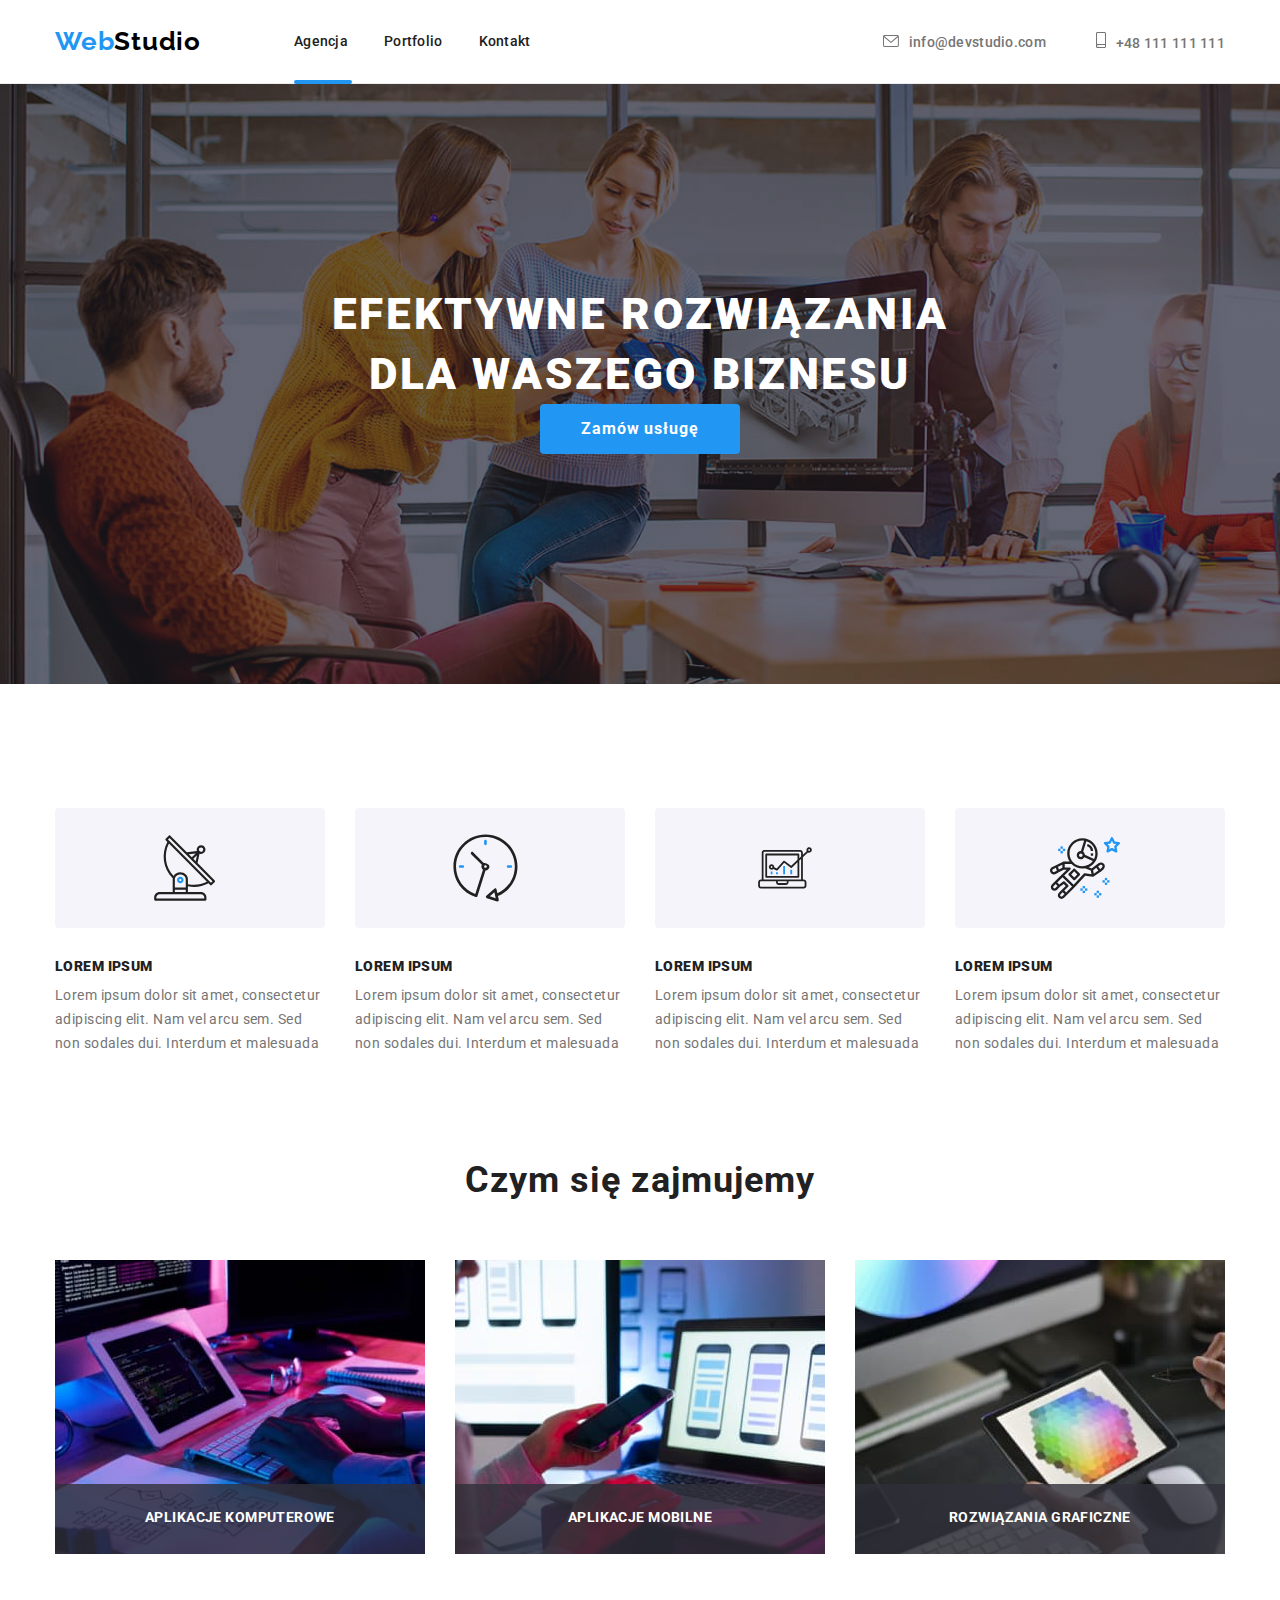
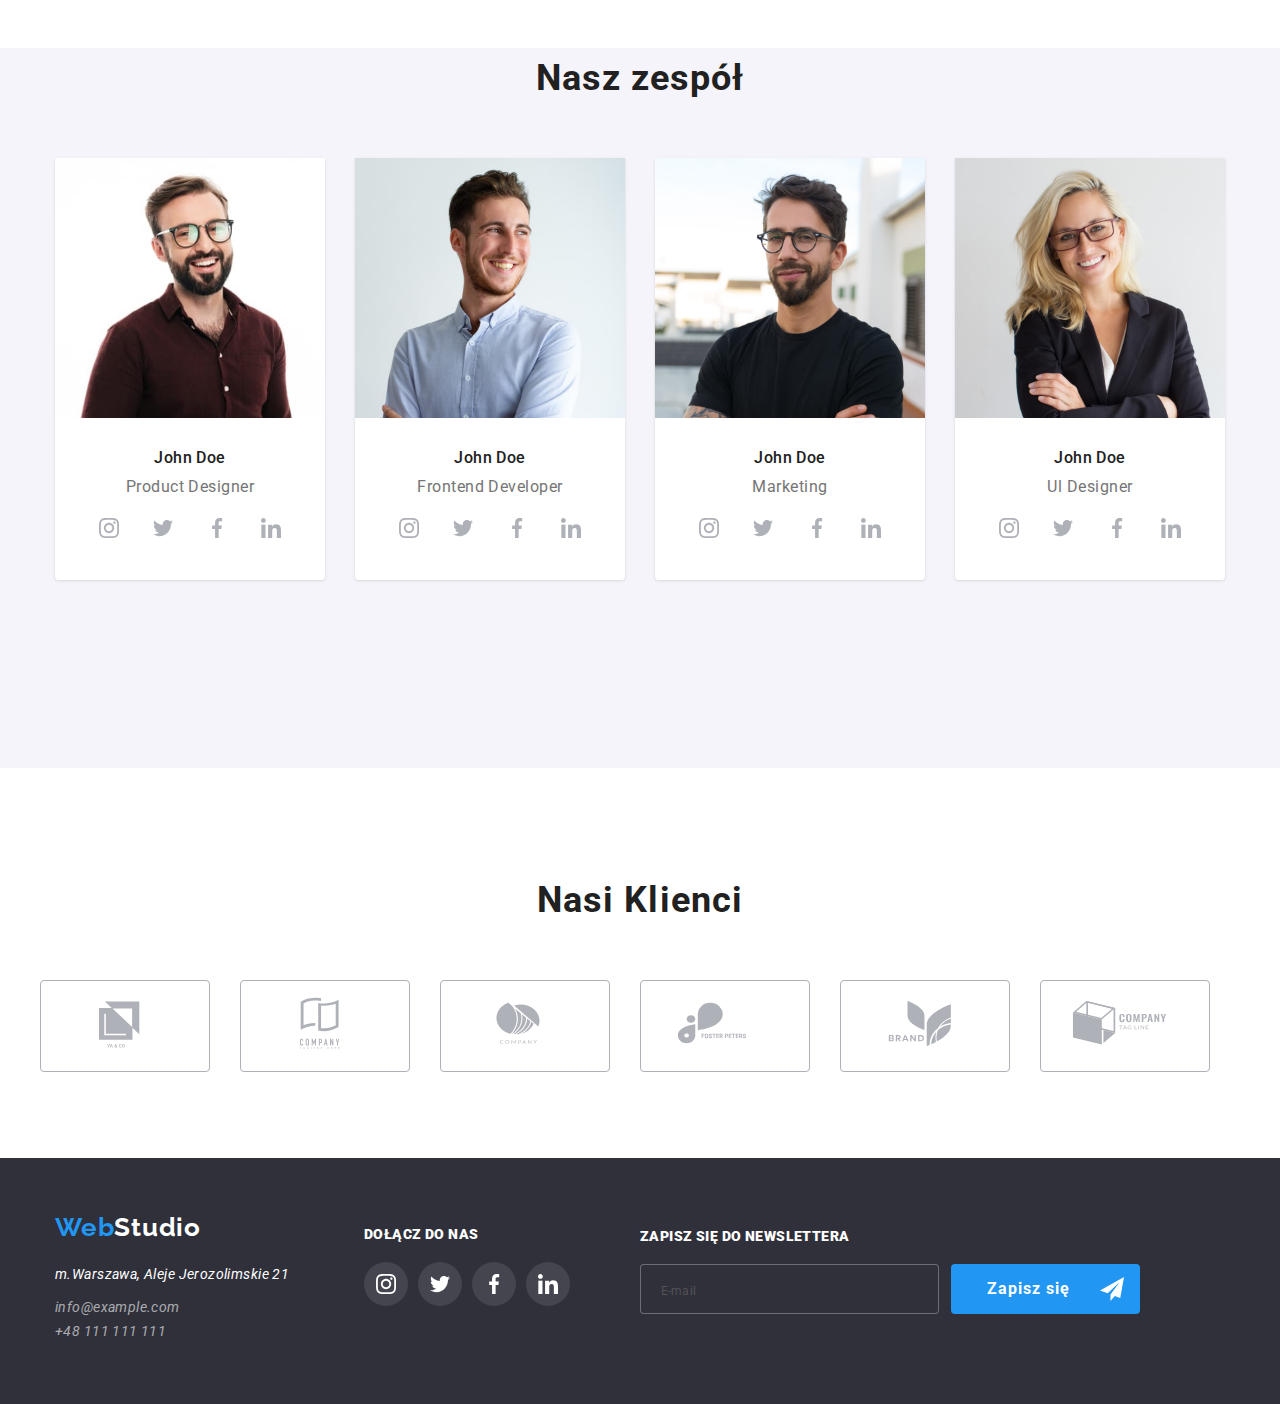
<file: index.html>
<!DOCTYPE html>
<html lang="en">

<head>
    <meta charset="UTF-8">
    <meta http-equiv="X-UA-Compatible" content="IE=edge">
    <meta name="viewport" content="width=device-width, initial-scale=1.0">
    <link rel="stylesheet" href="https://cdnjs.cloudflare.com/ajax/libs/modern-normalize/1.1.0/modern-normalize.min.css">
    <link rel="stylesheet" href="css/main.min.css">
    <link rel="preconnect" href="https://fonts.googleapis.com">
    <link rel="preconnect" href="https://fonts.gstatic.com" crossorigin>
    <link href="https://fonts.googleapis.com/css2?family=Raleway:wght@700&family=Roboto:wght@400;500;700;900&display=swap"
        rel="stylesheet">
  
    <title>Web Studio</title>
</head>


<body>

<!--HEADER-->
   
    <header class="header">
    <div class="container">
        <!--navigation menu-->
        <nav class="navigation">
        <!--logo-->
            <a class="logo logo_light" href="index.html"><span class="logo_accent">Web</span>Studio</a>
        
                <ul class="menu">
                    <li class="menu__item">
                        <a class="menu__link menu_active" href="index.html">Agencja</a></li>
                    <li class="menu__item">
                        <a class="menu__link" href="portfolio.html">Portfolio</a></li>
                    <li class="menu__item">
                        <a class="menu__link" href="#">Kontakt</a></li>
                </ul>
        </nav>      
<a class="header__mail" href="mailto:info@devstudio.com">
    <svg class="icon-envelope" height="12" width="16">
        <use href="./images/symbol-defs.svg#icon-envelope"></use>
    </svg>info@devstudio.com</a>
<a class="header__phone" href="tel:+48111111111">
    <svg class="icon-smartphone" height="16" width="10">
        <use href="./images/symbol-defs.svg#icon-smartphone"></use>
    </svg>+48 111 111 111</a>
    </div>
    </header>
    <!--HERO-->
    <main>
        <section class="hero">
            <div class="hero__outside">
                <div class="hero__inside">
                <h1 class="main-headline">EFEKTYWNE ROZWIĄZANIA DLA WASZEGO BIZNESU</h1>
                <button class="modal-button" type="button" data-modal-open>Zamów usługę</button>
            </div>
            </div>
        </section>

        <!--OUR STRENGHTS-->
        <section class="strenghts">
            <div class="container">
                <ul class="symbol">
                    <li class="symbol__item">
                        <svg width="65.32" height="70" class="icon-antenna">
                            <use href="images/symbol-defs.svg#icon-antenna"></use>
                        </svg></li>
                    <li class="symbol__item">
                        <svg width="66.96" height="70" class="icon-clock">
                            <use href="images/symbol-defs.svg#icon-clock"></use>
                        </svg></li>
                    <li class="symbol__item">
                        <svg width="70" height="53.69" class="icon-diagram">
                        <use href="images/symbol-defs.svg#icon-diagram"></use>
                        </svg></li>
                    <li class="symbol__item">
                        <svg width="70" height="70" class="icon-astronaut">
                        <use href="images/symbol-defs.svg#icon-astronaut"></use>
                    </svg></li>
                </ul>
            </div>

            <div class="container">   
            <ul class="strenghts-list">
                <li class="strenghts-list__item">
                    <h4 class="strenghts-list__title"><b>LOREM IPSUM</b></h4>
                    <p class="strenghts-list__description">Lorem ipsum dolor sit amet, consectetur adipiscing elit. Nam vel arcu sem. Sed non sodales dui. Interdum et malesuada</p>
                </li>
                <li class="strenghts-list__item">      
                    <h4 class="strenghts-list__title"><b>LOREM IPSUM</b></h4>
                    <p class="strenghts-list__description">Lorem ipsum dolor sit amet, consectetur adipiscing elit. Nam vel arcu sem. Sed non sodales dui. Interdum et malesuada</p>
                </li>
                <li class="strenghts-list__item">  
                    <h4 class="strenghts-list__title"><b>LOREM IPSUM</b></h4>
                    <p class="strenghts-list__description">Lorem ipsum dolor sit amet, consectetur adipiscing elit. Nam vel arcu sem. Sed non sodales dui. Interdum et malesuada</p>
                </li>
                <li class="strenghts-list__item">
                    <h4 class="strenghts-list__title"><b>LOREM IPSUM</b></h4>
                    <p class="strenghts-list__description">Lorem ipsum dolor sit amet, consectetur adipiscing elit. Nam vel arcu sem. Sed non sodales dui. Interdum et malesuada</p>
                </li>
            </ul>
            </div>
        </section>

        <!--WHAT DO WE DO?-->
        <section class="what-do-we-do">
            <div class="container">
            <h2 class="headline">Czym się zajmujemy</h2>
            <ul class="img-list">
                <li class="img-list__item">
                    <img src="images1/box1(1).jpg" alt="programowanie" width="370" height="294"> 
                <p class="label">aplikacje komputerowe</p></li>
                <li class="img-list__item">
                    <img src="images1/box2(1).jpg" alt="tworzenie aplikacji mobilnych" width="370" height="294">
                <p class="label">aplikacje mobilne</p> </li>
                <li class="img-list__item">
                    <img src="images1/box3(1).jpg" alt="projektowanie" width="370" height="294"> 
                <p class="label">rozwiązania graficzne</p></li>
            </ul>
            </div>
        </section>
 
        <!--OUR TEAM-->
        <section class="our-team">
            <div class="container">
            <h2 class="headline">Nasz zespół</h2>
            <div class="cards-box">
            <ul class="img-list">
                <li class="card">
                    <img src="images1/img(1).jpg" alt="Jonh Doe's profile photo" width="270" height="260">
                    <h3 class="card__name">John Doe</h3>
                    <p class="card__description">Product Designer</p>
                        <ul class="social">
                            <li class="social__item link">
                                <a class="social__link social_light" href="#">
                                    <svg class="social__icon social_light">
                                        <use href="images/symbol-defs.svg#icon-instagram"></use>
                                    </svg>
                                </a></li>
                            <li class="social__item link">
                                <a class="social__link social_light"href="#">
                                    <svg class="social__icon social_light">
                                        <use href="images/symbol-defs.svg#icon-twitter"></use>
                                    </svg>
                                </a></li>
                            <li class="social__item link">
                                <a class="social__link social_light"href="#">
                                    <svg class="social__icon social_light">
                                        <use href="images/symbol-defs.svg#icon-facebook"></use>
                                    </svg>
                                </a></li>
                            <li class="social__item link">
                                <a class="social__link social_light"href="#">
                                    <svg class="social__icon social_light">
                                        <use href="images/symbol-defs.svg#icon-linkedin"></use>
                                    </svg>
                                </a></li>
                        </ul>
                    </li>
                <li class="img-list-item card">
                    <img src="images1/img(2).jpg" alt=" Jonh Doe's profile photo" width="270" height="260">
                    <h3 class="card__name">John Doe</h3>
                    <p class="card__description">Frontend Developer</p> 
                        <ul class="social">
                            <li class="social__item link">
                                <a class="social__link social_light" href="#">
                                    <svg class="social__icon social_light">
                                        <use href="images/symbol-defs.svg#icon-instagram"></use>
                                    </svg>
                                </a></li>
                            <li class="social__item link">
                                <a class="social__link social_light"href="#">
                                    <svg class="social__icon social_light">
                                        <use href="images/symbol-defs.svg#icon-twitter"></use>
                                    </svg>
                                </a></li>
                            <li class="social__item link">
                                <a class="social__link social_light"href="#">
                                    <svg class="social__icon social_light">
                                        <use href="images/symbol-defs.svg#icon-facebook"></use>
                                    </svg>
                                </a></li>
                            <li class="social__item link">
                                <a class="social__link social_light"href="#">
                                    <svg class="social__icon social_light">
                                        <use href="images/symbol-defs.svg#icon-linkedin"></use>
                                    </svg>
                                </a></li>
                        </ul>
                </li>
                <li class="img-list-item card">
                    <img src="images1/img(3).jpg" alt=" Jonh Doe's profile photo" width="270" height="260">
                    <h3 class="card__name">John Doe</h3>
                    <p class="card__description">Marketing</p> 
                    <ul class="social">
                            <li class="social__item link">
                                <a class="social__link social_light" href="#">
                                    <svg class="social__icon social_light">
                                        <use href="images/symbol-defs.svg#icon-instagram"></use>
                                    </svg>
                                </a></li>
                            <li class="social__item link">
                                <a class="social__link social_light"href="#">
                                    <svg class="social__icon social_light">
                                        <use href="images/symbol-defs.svg#icon-twitter"></use>
                                    </svg>
                                </a></li>
                            <li class="social__item link">
                                <a class="social__link social_light"href="#">
                                    <svg class="social__icon social_light">
                                        <use href="images/symbol-defs.svg#icon-facebook"></use>
                                    </svg>
                                </a></li>
                            <li class="social__item link">
                                <a class="social__link social_light"href="#">
                                    <svg class="social__icon social_light">
                                        <use href="images/symbol-defs.svg#icon-linkedin"></use>
                                    </svg>
                                </a></li>
                        </ul>
                </li>
                <li class="img-list-item card">
                    <img src="images1/img(4).jpg" alt=" Jonh Doe's profile photo" width="270" height="260">
                    <h3 class="card__name">John Doe</h3>
                    <p class="card__description">Ul Designer</p> 
                    <ul class="social">
                            <li class="social__item link">
                                <a class="social__link social_light " href="#">
                                    <svg class="social__icon social_light">
                                        <use href="images/symbol-defs.svg#icon-instagram"></use>
                                    </svg>
                                </a></li>
                            <li class="social__item link">
                                <a class="social__link social_light"href="#">
                                    <svg class="social__icon social_light">
                                        <use href="images/symbol-defs.svg#icon-twitter"></use>
                                    </svg>
                                </a></li>
                            <li class="social__item link">
                                <a class="social__link social_light"href="#">
                                    <svg class="social__icon social_light">
                                        <use href="images/symbol-defs.svg#icon-facebook"></use>
                                    </svg>
                                </a></li>
                            <li class="social__item link">
                                <a class="social__link social_light"href="#">
                                    <svg class="social__icon social_light">
                                        <use href="images/symbol-defs.svg#icon-linkedin"></use>
                                    </svg>
                                </a></li>
                        </ul>
                </li>
            </ul>
            </div>
            </div>
        </section>

        <!--OUR CLIENTS-->

        <section class="our-clients">
            <div class="container">
                <div class="border-box">
                    <h2 class="headline">Nasi Klienci</h2>
                         <ul class="clients link">
                            <li class="clients__logo">
                             <a class="clients__link" href="#">
                                <svg class="clients__icon">
                                <use href="images/symbol-defs.svg#icon-Client-1"></use>
                                </svg>
                            </li>
                            <li class="clients__logo">
                                <a class="clients__link" href="#">
                                    <svg class="clients__icon">
                                        <use href="images/symbol-defs.svg#icon-Client-2"></use>
                                    </svg></li>
                            <li class="clients__logo">
                                <a class="clients__link" href="#">
                                    <svg class="clients__icon">
                                        <use href="images/symbol-defs.svg#icon-Client-3"></use>
                                    </svg></li>
                            <li class="clients__logo">
                                <a class="clients__link" href="#">
                                    <svg class="clients__icon">
                                        <use href="images/symbol-defs.svg#icon-Client-4"></use>
                                    </svg></li>
                            <li class="clients__logo">
                                <a class="clients__link" href="#">
                                    <svg class="clients__icon">
                                        <use href="images/symbol-defs.svg#icon-Client-5"></use>
                                    </svg></li>
                                </li>
                            <li class="clients__logo">
                                <a class="clients__link" href="#">
                                    <svg class="clients__icon">
                                        <use href="images/symbol-defs.svg#icon-Client-6"></use>
                                    </svg>
                            </li>
                </ul>
                </div>
            </div>

        </section>
    </main>

    <!--FOOTER-->
    <footer class="footer">
       <div class="container"> 
        <div class="footer__left">
            <a class="logo logo_dark" href="index.html"><span class="logo_accent">Web</span>Studio</a>
                <address class="address">
                    <ul class="address__list">
                        <li class="address__item">
                            <p class="adress__paragraf">m.Warszawa, Aleje Jerozolimskie 21</p>
                        </li>
                
                        <li class="address__item">
                            <a class="address__mail" href="mailto:info@example.com">info@example.com</a>
                        </li>
                
                        <li class="address__item">
                            <a class="address__phone" href="tel:+48111111111">+48 111 111 111</a>
                        </li>
                    </ul>
                </address>
        </div>
          <div class="footer__right">
            <h4 class="footer__headline"><b>DOŁĄCZ DO NAS</b></h4>
            <ul class="social">
                <li class="social__item link">
                    <a class="social__link social_dark" href="#">
                        <svg class="social__icon">
                            <use href="images/symbol-defs.svg#icon-instagram"></use>
                        </svg>
                    </a>
                </li>
                <li class="social__item link">
                    <a class="social__link social_dark" href="#">
                        <svg class="social__icon">
                            <use href="images/symbol-defs.svg#icon-twitter"></use>
                        </svg>
                    </a>
                </li>
                <li class="social__item link">
                    <a class="social__link social_dark" href="#">
                        <svg class="social__icon">
                            <use href="images/symbol-defs.svg#icon-facebook"></use>
                        </svg>
                    </a>
                </li>
                <li class="social__item link">
                    <a class="social__link social_dark" href="#">
                        <svg class="social__icon">
                            <use href="images/symbol-defs.svg#icon-linkedin"></use>
                        </svg>
                    </a>
                </li>
            </ul>
        </div>
        
            <form class="form" name="sign-up">
                <label class=" footer__headline footer__headline_nws" for="email"><b>ZAPISZ SIĘ DO NEWSLETTERA</b></label>
               <div class="newsletter">
                    <input class="newsletter__input" type="email" name="email" id="email" placeholder="E-mail" />
                <button class="signUp">
                    <input class="signUp__label" type="submit" value="Zapisz się"/>
                <svg width="24px" height="24px" class="icon-icon-send">
                    <use href="./images/icons.svg#icon-icon-send"></use>
                </svg>
            </button>
            </div>
            </form>
    
    </div>
    </footer>
    <div class="backdrop is-hidden"data-modal>
        <div class="modal">
            <button type="button" class="close-button" data-modal-close> 
            <svg width="30px" height="30px"class="icon-close">
                <use href="./images/sprite.svg#icon-close"></use>
            </svg></button>
            
        <form  class="form"name="form" autocomplete="on" novalidate>
            <p class="form-label">Zostaw swoje dane w formularzu poniżej</p>

           <div class="inputs"> 
               <label for="user-name">Imię</label>
                <input class="text-box text-box__name" type="name" name="name" id="user-name"/>
            
            <label for="user-tel">Telefon</label>
                <input class="text-box text-box__phone" type="tel" name="phone-number" id="user-tel"/>
                
            <label for="user-email">Email</label>
                <input class="text-box text-box__email" type="email" name="email" id="user-email"/>

            <label for="user-comments">Komentarz</label>
                <textarea name="comments" id="user-comments" rows="4" placeholder="Wprowadź tekst"></textarea>
    
            <label class="checkbox-text" >
                <input type="checkbox" checked /> 
                Oświadczam iż akceptuję <accent>Regulamin</accent> i <accent>Politykę Prywatności.</accent>
            </label>
            <button class="button" type="submit">Wyślij</button>
        </div>
  
        </form>
                
        

    </div>
    <script src="./js/modal.js"></script>
</body>

</html>
</file>
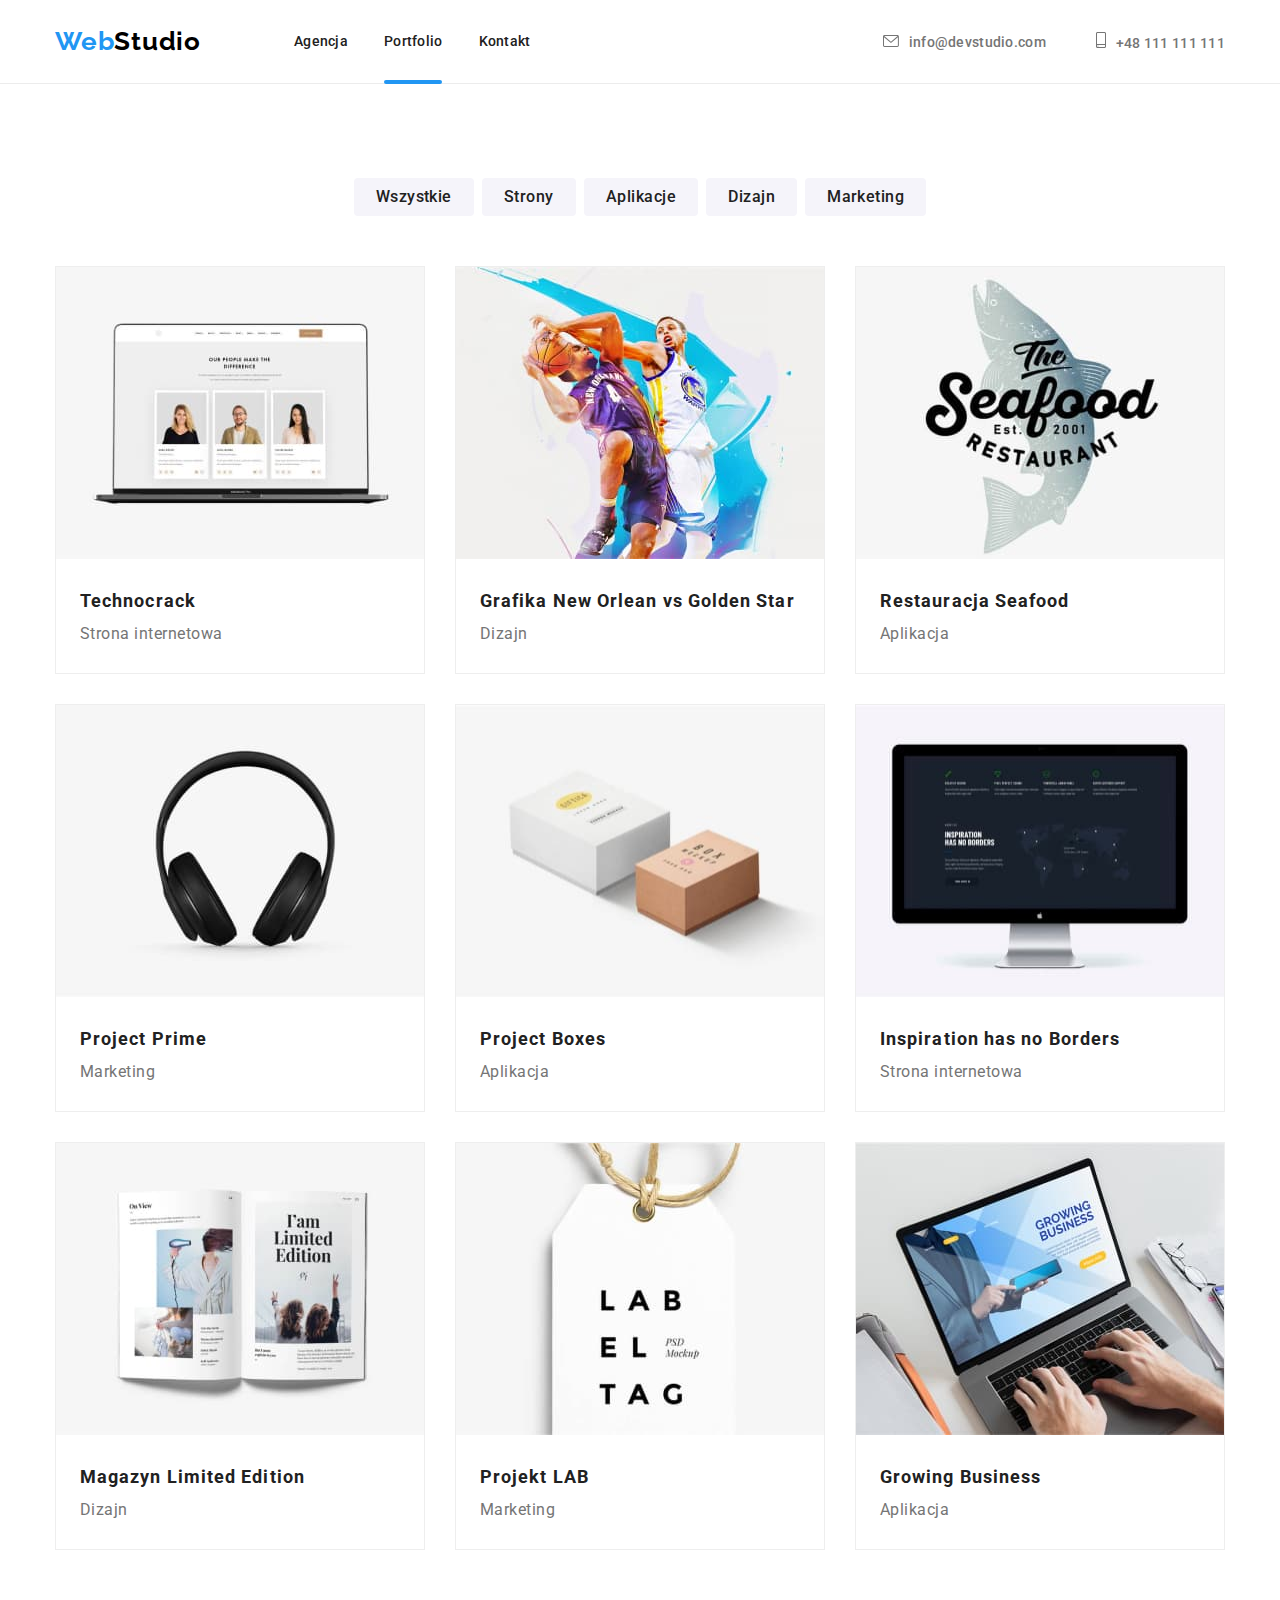
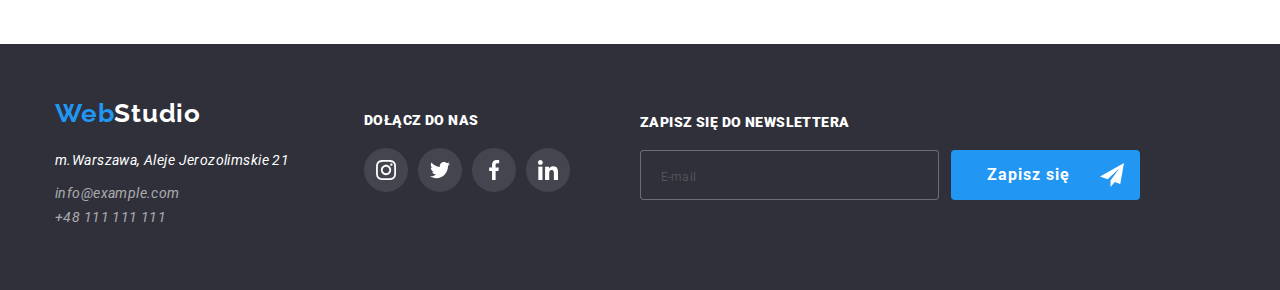
<file: portfolio.html>
<!DOCTYPE html>
<html lang="en">

<head>
    <meta charset="UTF-8">
    <meta http-equiv="X-UA-Compatible" content="IE=edge">
    <meta name="viewport" content="width=device-width, initial-scale=1.0">
    <link rel="stylesheet" href="https://cdnjs.cloudflare.com/ajax/libs/modern-normalize/1.1.0/modern-normalize.min.css">
    <link rel="stylesheet" href="css/main.min.css">
    <link rel="preconnect" href="https://fonts.googleapis.com">
    <link rel="preconnect" href="https://fonts.gstatic.com" crossorigin>
    <link href="https://fonts.googleapis.com/css2?family=Raleway:wght@700&family=Roboto:wght@400;500;700;900&display=swap"
    rel="stylesheet">
    <title>Portfolio</title>
</head>

<body>
    <div>
    <!--HEADER-->
    <header class="header">
        <div class="container">
            <!--navigation menu-->
            <nav class="navigation">
                <!--logo-->
                <a class="logo logo_light" href="index.html"><span class="logo_accent">Web</span>Studio</a>
    
                <ul class="menu">
                    <li class="menu__item">
                        <a class="menu__link " href="index.html">Agencja</a>
                    </li>
                    <li class="menu__item">
                        <a class="menu__link menu_active" href="portfolio.html">Portfolio</a>
                    </li>
                    <li class="menu__item">
                        <a class="menu__link" href="#">Kontakt</a>
                    </li>
                </ul>
            </nav>
            <a class="header__mail" href="mailto:info@devstudio.com">
                <svg class="icon-envelope" height="12" width="16">
                    <use href="./images/symbol-defs.svg#icon-envelope"></use>
                </svg>info@devstudio.com</a>
            <a class="header__phone" href="tel:+48111111111">
                <svg class="icon-smartphone" height="16" width="10">
                    <use href="./images/symbol-defs.svg#icon-smartphone"></use>
                </svg>+48 111 111 111</a>
        </div>
    </header>
    
    <main>
        <!--buttons-->
        <div class="container">
        <section class="section">
           
            <ul class="buttons">
                 <li class="buttons__item">
                <button class="portfolio-button" type="button">Wszystkie</button></li>
                <li class="buttons__item">
                <button class="portfolio-button" type="button">Strony</button></li>
                <li class="buttons__item">
                <button class="portfolio-button" type="button">Aplikacje</button></li>
                <li class="buttons__item">
                <button class="portfolio-button" type="button">Dizajn</button></li>
                <li class="buttons__item">
                <button class="portfolio-button" type="button">Marketing</button></li>
            </ul>
            </div>
        </section>
        
        <!--project's images-->

        <section class="section">
         <div class="container">  
            <ul class="project"> 
                <li class="project__item">
                <div class="overlay-container">
                    <img src="images/img1.jpg" alt="three profile photos on the laptop screen features two female and one male in the middle" width="370" height="291.62">
                        <p class="overlay">Technocrack jest popularną platformą wykorzystywaną do rozpowszechniania koronawirusa. Firmy
                        wykorzystują tę platformę
                        do celów szpiegowskich i ataków na niezabezpieczone serwery konkurencji</p>
                    </div>
                <h3 class="project__headline">Technocrack</h3>
                <p class="project__type">Strona internetowa</p>

            </li>
            <li class="project__item">
                <div class="overlay-container">
                <img src="images/img2.jpg" alt="two basketballplayers fighting for a ball" width="370" height="292">
                <p class="overlay">Technocrack jest popularną platformą wykorzystywaną do rozpowszechniania koronawirusa. Firmy
                    wykorzystują tę platformę
                    do celów szpiegowskich i ataków na niezabezpieczone serwery konkurencji</p>
                </div>
                <h3 class="project__headline">Grafika New Orlean vs Golden Star</h3>
                <p class="project__type">Dizajn</p>
            </li>

            <li class="project__item">
                <div class="overlay-container">
                <img src="images/img3.jpg" alt="Seafood restaurant logo" width="370" height="292">
                <p class="overlay">Technocrack jest popularną platformą wykorzystywaną do rozpowszechniania koronawirusa. Firmy
                    wykorzystują tę platformę
                    do celów szpiegowskich i ataków na niezabezpieczone serwery konkurencji</p>
                </div>
                <h3 class="project__headline">Restauracja Seafood</h3>
                <p class="project__type">Aplikacja</p>
            </li>

            <li class="project__item">
                <div class="overlay-container">
                <img src="images/img4.jpg" alt="black headphones" width="370" height="292">
                <p class="overlay">Technocrack jest popularną platformą wykorzystywaną do rozpowszechniania koronawirusa. Firmy
                    wykorzystują tę platformę
                    do celów szpiegowskich i ataków na niezabezpieczone serwery konkurencji</p>
                </div>
                <h3 class="project__headline">Project Prime</h3>
                <p class="project__type">Marketing</p>
            </li>

            <li class="project__item">
                <div class="overlay-container">
                <img src="images/img5.jpg" alt="two boxes one white one pink" width="370" height="292">
                <p class="overlay">Technocrack jest popularną platformą wykorzystywaną do rozpowszechniania koronawirusa. Firmy
                    wykorzystują tę platformę
                    do celów szpiegowskich i ataków na niezabezpieczone serwery konkurencji</p>
                </div>
                <h3 class="project__headline">Project Boxes</h3>
                <p class="project__type">Aplikacja</p>
            </li>

            <li class="project__item">
                <div class="overlay-container">
                <img src="images/img6.jpg" alt="black pc screen with some data on it" width="370" height="292">
                <p class="overlay">Technocrack jest popularną platformą wykorzystywaną do rozpowszechniania koronawirusa. Firmy
                    wykorzystują tę platformę
                    do celów szpiegowskich i ataków na niezabezpieczone serwery konkurencji</p>
                </div>
                <h3 class="project__headline">Inspiration has no Borders</h3>
                <p class="project__type">Strona internetowa</p>
            </li>

            <li class="project__item">
                <div class="overlay-container">
                <img src="images/img7.jpg" alt="open page of the magazine" width="370" height="292">
                <p class="overlay">Technocrack jest popularną platformą wykorzystywaną do rozpowszechniania koronawirusa. Firmy
                    wykorzystują tę platformę
                    do celów szpiegowskich i ataków na niezabezpieczone serwery konkurencji</p>
                </div>
                <h3 class="project__headline">Magazyn Limited Edition</h3>
                <p class="project__type">Dizajn</p>
            </li>

            <li class="project__item">
                <div class="overlay-container">
                <img src="images/img8.jpg" alt="label tag" width="370" height="292">
                <p class="overlay">Technocrack jest popularną platformą wykorzystywaną do rozpowszechniania koronawirusa. Firmy
                    wykorzystują tę platformę
                    do celów szpiegowskich i ataków na niezabezpieczone serwery konkurencji</p>
                </div>
                <h3 class="project__headline">Projekt LAB</h3>
                <p class="project__type">Marketing</p>
            </li>

            <li class="project__item">
                <div class="overlay-container">
                    <img src="images/img9.jpg" alt="hands writing on the laptop keyboard, on the screen vissible headline growing business" width="370" height="291.62">
                    <p class="overlay">Technocrack jest popularną platformą wykorzystywaną do rozpowszechniania koronawirusa. Firmy
                    wykorzystują tę platformę
                    do celów szpiegowskich i ataków na niezabezpieczone serwery konkurencji</p>
                </div>
                <h3 class="project__headline">Growing Business</h3>
                <p class="project__type">Aplikacja</p>
            </li>
         </ul>
        </div>
        </section>
        
    </main>

    <!--FOOTER-->
    <footer class="footer">
        <div class="container">
            <div class="footer__left">
                <a class="logo logo_dark" href="index.html"><span class="logo_accent">Web</span>Studio</a>
                <address class="address">
                    <ul class="address__list">
                        <li class="address__item">
                            <p class="adress__paragraf">m.Warszawa, Aleje Jerozolimskie 21</p>
                        </li>
    
                        <li class="address__item">
                            <a class="address__mail" href="mailto:info@example.com">info@example.com</a>
                        </li>
    
                        <li class="address__item">
                            <a class="address__phone" href="tel:+48111111111">+48 111 111 111</a>
                        </li>
                    </ul>
                </address>
            </div>
            <div class="footer__right">
                <h4 class="footer__headline"><b>DOŁĄCZ DO NAS</b></h4>
                <ul class="social">
                    <li class="social__item link">
                        <a class="social__link social_dark" href="#">
                            <svg class="social__icon">
                                <use href="images/symbol-defs.svg#icon-instagram"></use>
                            </svg>
                        </a>
                    </li>
                    <li class="social__item link">
                        <a class="social__link social_dark" href="#">
                            <svg class="social__icon">
                                <use href="images/symbol-defs.svg#icon-twitter"></use>
                            </svg>
                        </a>
                    </li>
                    <li class="social__item link">
                        <a class="social__link social_dark" href="#">
                            <svg class="social__icon">
                                <use href="images/symbol-defs.svg#icon-facebook"></use>
                            </svg>
                        </a>
                    </li>
                    <li class="social__item link">
                        <a class="social__link social_dark" href="#">
                            <svg class="social__icon">
                                <use href="images/symbol-defs.svg#icon-linkedin"></use>
                            </svg>
                        </a>
                    </li>
                </ul>
            </div>

            <form class="form" name="sign-up">
                <label class=" footer__headline footer__headline_nws" for="email"><b>ZAPISZ SIĘ DO NEWSLETTERA</b></label>
                <div class="newsletter">
                    <input class="newsletter__input" type="email" name="email" id="email" placeholder="E-mail" />
                    <button class="signUp">
                        <input class="signUp__label" type="submit" value="Zapisz się" />
                        <svg width="24px" height="24px" class="icon-icon-send">
                            <use href="./images/icons.svg#icon-icon-send"></use>
                        </svg>
                    </button>
                </div>
            </form>
        </div>

    </footer>
</body>

</html>
</file>
<file: css/main.min.css>
:root{--main-font: "Roboto", sans-serif;--secondary-font: "Raleway", sans-serif;--main-color: #2196f3}body{font-family:var(--main-font);color:#212121}h1,h2,h3,h4,h5,h6{margin:0;padding:0}ul{margin:0;padding:0}p{margin:0;padding:0}img{display:block}.link{list-style:none}.menu__link,.header__phone,.header__mail,.address__mail,.address__phone{text-decoration:none}.container{width:1200px;padding:0 15px;align-items:center;margin:0 auto}.backdrop{position:fixed;left:0;top:0;width:100vw;height:100vh;background-color:rgba(0,0,0,0.2);transition:opacity 250ms cubic-bezier(0.4, 0, 0.2, 1),visibility 250ms cubic-bezier(0.4, 0, 0.2, 1)}.is-hidden{opacity:0;visibility:hidden;pointer-events:none}.modal{position:absolute;top:50%;left:50%;transform:translate(-50%, -50%) scale(1);min-height:581px;width:528px;border-radius:4px;background:#ffffff;box-shadow:0px 2px 1px 0px rgba(0,0,0,0.2);box-shadow:0px 1px 1px 0px rgba(0,0,0,0.14);box-shadow:0px 1px 3px 0px rgba(0,0,0,0.12);transition:opacity 250ms cubic-bezier(0.4, 0, 0.2, 1),visibility 250ms cubic-bezier(0.4, 0, 0.2, 1);z-index:index 3;animation:animateModal 2000ms 1000ms;transform-origin:center center}@keyframes animateModal{0%{transform:translate -50% -50% scale 1}50%{transform:translate -50% -50% scale 1.25}100%{transform:translate -50% -50% scale 1}}.close-button{position:absolute;right:8px;top:8px;background-color:#ffffff;cursor:pointer;border:hidden}.form-label{position:absolute;display:block;top:40px;left:40px;right:40px;font-family:Roboto;font-size:20px;font-style:normal;font-weight:700;line-height:0.87;letter-spacing:0.03em;text-align:center}.inputs{position:absolute;top:75px;left:40px;right:40px;outline:none}.text-box{height:40px;width:448px;border-radius:4px;border:1px solid #21212133;margin-bottom:10px;outline:none}.text-box:hover,.text-box:focus{border:1px solid #2196f3;transition:opacity 250ms cubic-bezier(0.4, 0, 0.2, 1),visibility 250ms cubic-bezier(0.4, 0, 0.2, 1)}.text-box__name{background-image:url(../images/person-black.svg);background-repeat:no-repeat;background-position:15px;padding-left:42px}.text-box__name:hover,.text-box__name:focus{background-image:url(../images/person-blue.svg);transition:opacity 250ms cubic-bezier(0.4, 0, 0.2, 1),visibility 250ms cubic-bezier(0.4, 0, 0.2, 1)}.text-box__phone{background-image:url(../images/phone-black.svg);background-repeat:no-repeat;background-position:15px;padding-left:42px}.text-box__phone:hover,.text-box__phone:focus{background-image:url(../images/phone-blue.svg);transition:opacity 250ms cubic-bezier(0.4, 0, 0.2, 1),visibility 250ms cubic-bezier(0.4, 0, 0.2, 1)}.text-box__email{background-image:url(../images/email-black.svg);background-repeat:no-repeat;background-position:15px;padding-left:42px}.text-box__email:hover,.text-box__email:focus{background-image:url(../images/email-blue.svg);transition:opacity 250ms cubic-bezier(0.4, 0, 0.2, 1),visibility 250ms cubic-bezier(0.4, 0, 0.2, 1)}label{display:flex;flex-direction:column;margin-bottom:4px;font-family:Roboto;font-size:12px;font-style:normal;font-weight:400;line-height:1.166;letter-spacing:0.01em;text-align:left;color:#757575}textarea{min-height:120px;width:448px;left:576px;top:518px;border-radius:4px;resize:none;border:1px solid #21212133;color:#757575;margin-bottom:20px;padding-left:15px;padding-right:15px;padding-top:10px;justify-content:center;outline:none}textarea:hover,textarea:focus{border:1px solid #2196f3;transition:opacity 250ms cubic-bezier(0.4, 0, 0.2, 1),visibility 250ms cubic-bezier(0.4, 0, 0.2, 1)}::placeholder{font-family:Roboto;font-size:12px;font-style:normal;font-weight:400;line-height:1, 166;letter-spacing:0.01em;text-align:left;padding-top:5px;color:rgba(117,117,117,0.5)}.checkbox-text{display:inline;font-family:Roboto;font-size:14px;font-style:normal;font-weight:400;line-height:1, 714;letter-spacing:0.03em;text-align:left;color:#757575}accent{color:var(--main-color);text-decoration:underline}.button{display:block;bottom:40px;margin:0 auto;margin-top:30px;height:50px;width:200px;border-radius:4px;border:hidden;background-color:var(--main-color);color:#ffffff;box-shadow:0px 4px 4px 0px #00000040;cursor:pointer}.modal-button{height:50px;width:200px;border-radius:4px;border:0px;padding:10 41;font-size:16px;font-weight:700;line-height:1.875;letter-spacing:0.06em;color:#ffffff;background-color:var(--main-color);cursor:pointer;margin:0 auto;display:block}.logo{font-family:var(--secondary-font);font-size:26px;font-weight:700;line-height:1.192;letter-spacing:0.03em;margin-right:93px;align-items:center;text-decoration:none}.logo_light{color:black}.logo_dark{color:#ffffff;display:flex;padding-top:54px}.logo_accent{color:var(--main-color)}.main-headline{font-size:44px;font-weight:900;line-height:1.364;letter-spacing:0.06em;text-align:center;color:#ffffff}.headline{text-align:center;font-size:36px;font-weight:700;line-height:1.667;letter-spacing:0.03em;color:#212121;margin-bottom:50px}.headline.our-team{text-align:center;margin-bottom:50px;padding-top:94px}.social{display:flex;align-items:center;justify-content:center;margin-bottom:30px}.social__link{display:flex;width:44px;height:44px;border-radius:50%;align-items:center;justify-content:center;margin:0 auto}.social__link:hover,.social__link:focus{background-color:var(--main-color);transition:250ms cubic-bezier(0.4, 0, 0.2, 1)}.social__link:hover:hover .social__icon,.social__link:focus:hover .social__icon{fill:#fff}.social__link .social_light{fill:#afb1b8}.social__icon{width:20px;height:20px;margin:0 auto;fill:#ffffff}.social__icon:hover{fill:white}.social__item:not(:last-child){margin-right:10px}.social_dark{background-color:rgba(255,255,255,0.1)}.social_icon .social_dark:hover{background-color:var(--main-color)}.footer__headline{font-family:Roboto;font-size:14px;font-style:normal;font-weight:700;line-height:1, 143;letter-spacing:0.03em;text-align:left;align-items:center;display:flex;color:#ffffff;margin-bottom:20px;padding-top:60px}.header .container{display:flex}.header{border-bottom:1px solid #ececec;display:block}.navigation{display:flex}.menu{list-style:none;display:flex;align-items:center}.menu__item:not(:last-child){margin-right:36px}.header__mail{margin-left:auto;list-style:none}.header__phone{margin-left:50px;list-style:none}.menu__link,.header__mail,.header__phone{align-items:center;font-weight:500;font-size:14px;line-height:1.143;letter-spacing:0.02em;margin-bottom:32px;margin-top:32px}.menu__link{color:#212121}.menu__link:hover,.menu__link:focus{color:var(--main-color);transition:transform 250ms cubic-bezier(0.4, 0, 0.2, 1)}.menu__item{position:relative}.menu_active::after{content:"";display:block;height:4px;width:58px;border-radius:2px;position:absolute;left:0;top:48px;background-color:var(--main-color);transition:transform 250ms cubic-bezier(0.4, 0, 0.2, 1)}.header__mail{align-items:center;justify-items:center;color:#757575}.header__mail:hover,.header__mail:focus{color:var(--main-color);transition:transform 250ms cubic-bezier(0.4, 0, 0.2, 1)}.header__mail:hover::before,.header__mail:focus::before{content:"";display:flex;align-items:center}.header__phone{align-items:center;justify-items:center;color:#757575}.header__phone:hover,.header__phone:focus{color:var(--main-color);transition:transform 250ms cubic-bezier(0.4, 0, 0.2, 1)}.header__phone:hover::before,.header__phone:focus::before{content:"";display:flex;align-items:center}svg{margin-right:10px}.hero{background-image:linear-gradient(rgba(47,48,58,0.4), rgba(47,48,58,0.4)),url("../images/img-overlay.jpg");background-repeat:no-repeat;background-size:cover;height:600px;align-items:center}.hero__inside{height:200px;width:694px;margin:0 auto;display:block;padding-top:200px}.strenghts .container{display:flex;margin-top:30px}.symbol{display:flex;justify-content:center;list-style:none;margin-top:94px}.symbol__item{width:270px;height:120px;display:flex;align-items:center;justify-content:center;background-color:#f5f4fa;border-radius:4px}.symbol__item:not(:last-child){margin-right:30px}.strenghts-list{display:flex;justify-content:center;list-style:none;margin-bottom:94px}.strenghts-list__item:not(:last-child){margin-right:30px}.strenghts-list__title{font-size:14px;font-weight:700;line-height:1.143;letter-spacing:0.03em;color:#212121;margin-bottom:10px;list-style:none}.strenghts-list__description{font-size:14px;font-weight:400;line-height:1.714;letter-spacing:0.03em;color:#757575}.what-do-we-do .container{align-items:center;justify-content:center}.img-list{display:flex;list-style:none;margin-bottom:94px}.img-list__item{position:relative}.img-list__item:not(:last-child){margin-right:30px}.label{position:absolute;bottom:0;margin:0;font-family:Roboto;font-size:14px;font-style:normal;font-weight:700;line-height:0.875;letter-spacing:0.03em;text-align:center;padding-top:27px;text-transform:uppercase;color:#ffffff;width:370px;height:70px;background:rgba(47,48,58,0.8)}.our-team{background-color:#f5f4fa}.our-team .container{align-items:center}.cards-box{display:flex;justify-content:center;margin:0 auto;display:block;padding-bottom:94px}.card{width:270px;background-color:#ffffff;border-bottom-right-radius:4px;border-bottom-left-radius:4px;box-shadow:0px 2px 1px 0px rgba(0,0,0,0.2);box-shadow:0px 1px 1px 0px rgba(0,0,0,0.14);box-shadow:0px 1px 3px 0px rgba(0,0,0,0.12)}.card:not(:last-child){margin-right:30px}.card__name{font-size:16px;font-weight:500;line-height:1.187;letter-spacing:0.03em;color:#212121;text-align:center;margin:0 auto;display:block;margin-top:30px;margin-bottom:10px}.card__description{font-size:16px;font-weight:400;line-height:1.187;letter-spacing:0.03em;color:#757575;text-align:center;margin:0 auto;display:block;margin-bottom:10px}.our-clients .container{display:flex;margin-top:102px;margin-bottom:86px;align-items:center;justify-content:center}.border-box{display:flex;align-items:center;margin:0 auto;display:block}.clients{display:flex;justify-content:center;margin-top:50px}.clients__logo{width:170px;height:92px;display:flex;align-items:center;justify-content:center;border:1px solid #afb1b8;border-radius:4px}.clients__logo:not(:last-child){margin-right:30px}.clients__logo:not(:last-child):hover,.clients__logo:not(:last-child):focus{border:1px solid var(--main-color);transition:250ms,cubic-bezier(0.4, 0, 0.2, 1)}.clients__icon{fill:#afb1b8;height:60px;width:106px}.clients__icon:hover,.clients__icon:focus{fill:var(--main-color);transition:250ms,cubic-bezier(0.4, 0, 0.2, 1)}.clients__logo:hover .clients__icon{fill:var(--main-color)}.footer{background-color:#2f303a;display:flex;align-items:center;justify-content:center;padding-bottom:60px}.footer .container{display:flex}.footer__left{margin-right:70px}.logo{font-family:Raleway;font-size:26px;font-style:normal;font-weight:700;line-height:1.192;letter-spacing:0.03em}.address__list{align-items:center;list-style:none;margin-top:20px}.adress__paragraf,.address__mail,.address__phone{font-size:14px;font-weight:400;line-height:1.714;letter-spacing:0.03em}.adress__paragraf{color:#ffffff;margin-bottom:9px}.address__mail{margin-bottom:9px}.address__mail,.address__phone{color:rgba(255,255,255,0.6)}.newsletter{display:flex;align-items:center;justify-content:center;width:570px}.footer__headline_nws{display:block;align-items:center;margin-left:70px}.signUp{height:50px;width:200px;border-radius:4px;background-color:var(--main-color);display:flex;flex-direction:row;align-items:center;justify-content:center;border:0;margin-bottom:20px}.signUp__label{color:#ffffff;background-color:transparent;border:hidden;margin-right:24px;cursor:pointer;font-family:Roboto;font-size:16px;font-style:normal;font-weight:700;line-height:30px;letter-spacing:0.06em;text-align:center;margin-left:24px}.newsletter__input{width:358px;height:50px;border:1px solid rgba(255,255,255,0.3);background-color:#2f303a;border-radius:4px;margin-left:70px;margin-right:12px;margin-bottom:20px;outline:none;padding-left:20px;color:#ffffff}.newsletter__input:hover,.newsletter__input:focus{border:1px solid #2196f3;transition:opacity 250ms cubic-bezier(0.4, 0, 0.2, 1),visibility 250ms cubic-bezier(0.4, 0, 0.2, 1)}.buttons{list-style:none;display:flex;align-items:center;justify-content:center;margin-top:94px;margin-bottom:50px}.buttons__item:not(:last-child){margin-right:8px}.portfolio-button{font-family:Roboto;font-size:16px;font-weight:500;line-height:1.625;letter-spacing:0.03em;text-align:center;color:#212121;background-color:#f5f4fa;cursor:pointer;border-radius:4px;border:0px;padding:6px 22px;justify-content:center}.portfolio-button:hover{color:#ffffff;transition:250ms,cubic-bezier(0.4, 0, 0.2, 1);background-color:var(--main-color);box-shadow:0 0 11px rgba(33,33,33,0.2);cursor:pointer}.project{list-style:none;display:flex;flex-wrap:wrap;margin-left:-30px;margin-top:-30px;padding-bottom:94px;justify-content:center}.project__item{width:370px;border:1px solid #eeeeee;margin-left:30px;margin-top:30px;flex-basis:calc(100% / 3 - 30px);align-items:center}.project__item:hover{box-shadow:0 0 11px rgba(33,33,33,0.2);cursor:pointer;transition:transform 250ms cubic-bezier(0.4, 0, 0.2, 1)}.project__headline{font-family:Roboto;font-size:18px;font-style:normal;font-weight:700;line-height:2;letter-spacing:0.06em;text-align:left;padding-left:24px;padding-top:24px}.project__type{font-family:Roboto;font-size:16px;font-style:normal;font-weight:400;line-height:30px;letter-spacing:0.03em;text-align:left;color:#757575;padding-left:24px;margin-bottom:24px}.overlay-container{position:relative;overflow:hidden}.overlay-container:hover .overlay{transform:translateY(0);transition:transform 250ms cubic-bezier(0.4, 0, 0.2, 1)}.overlay{position:absolute;width:100%;height:100%;top:0;left:0;background:rgba(33,150,243,0.9);transform:translateY(100%);transition:transform 250ms cubic-bezier(0.4, 0, 0.2, 1)}.overlay{height:294px;width:370px;font-family:Roboto;font-size:18px;line-height:1.55;letter-spacing:0.03em;color:#ffffff;display:flex;align-items:center;padding-left:24px}
/*# sourceMappingURL=main.min.css.map */
</file>
